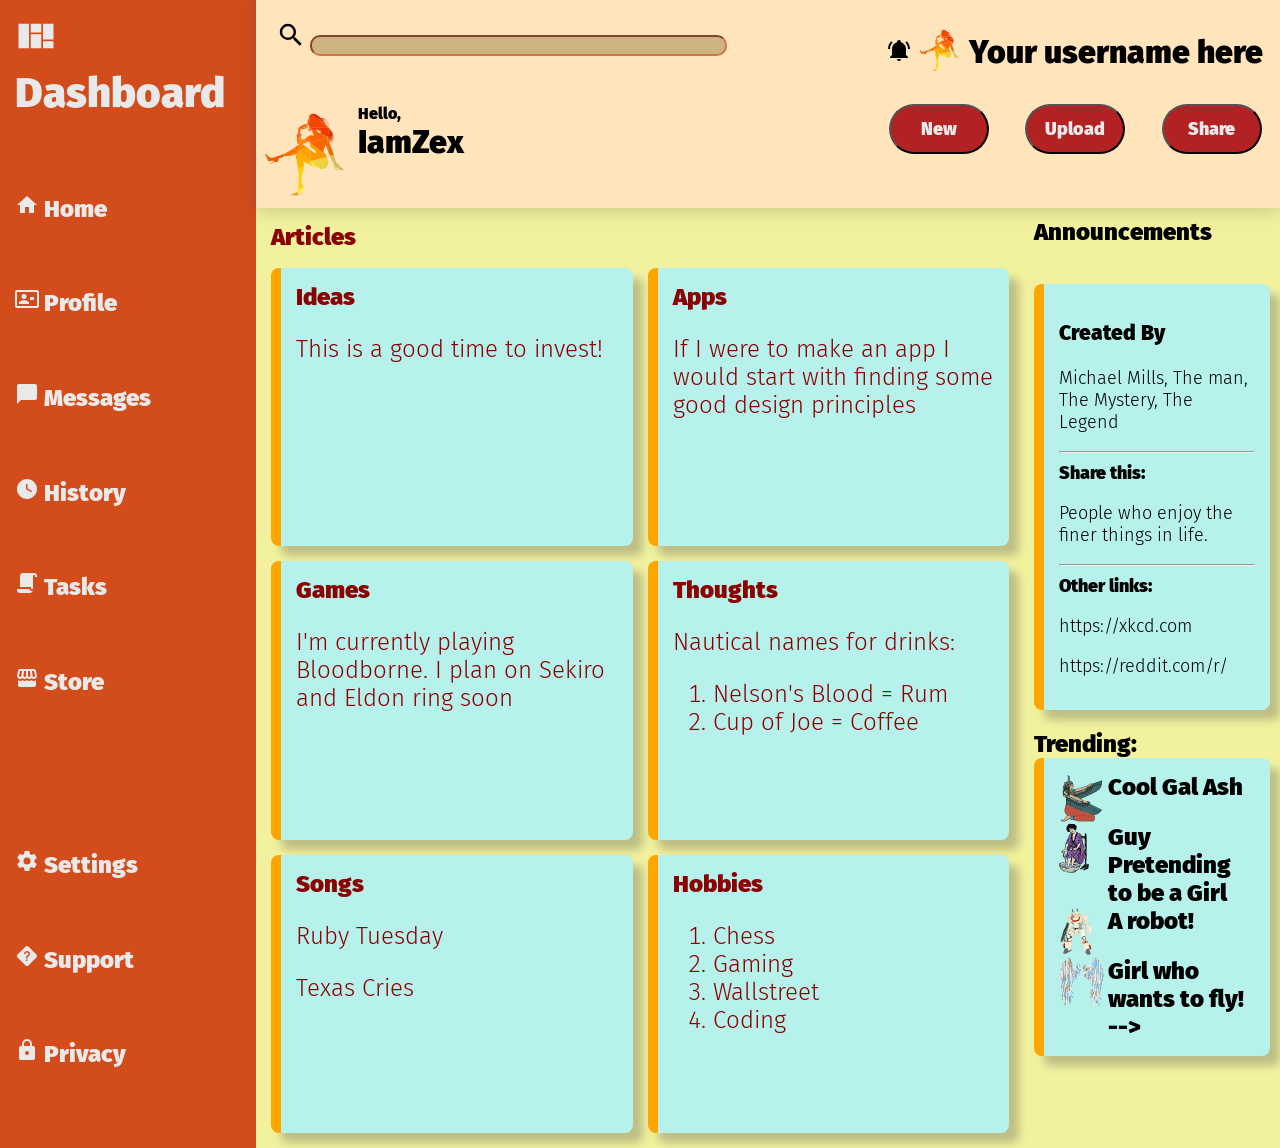
<file: index.html>
<!DOCTYPE html>
<html lang="en">
<head>
    <meta charset="UTF-8">
    <meta http-equiv="X-UA-Compatible" content="IE=edge">
    <meta name="viewport" content="width=device-width, initial-scale=1.0">
    <title>Admin Dashboard</title>
    <link rel="stylesheet" href="style.css">
</head>
<body>
    <div class="sidebar">
        <div class="sideRow1"><div>
            <svg style="width:42px;height:42px" viewBox="0 0 24 24">
            <path fill="currentColor" d="M2,5V19H8V5H2M9,5V10H15V5H9M16,5V14H22V5H16M9,11V19H15V11H9M16,15V19H22V15H16Z"/>
        </svg>
        Dashboard
        </div>
        </div>
        <div class="sideRow2">
            <div> 
                <svg fill="currentColor" width="24" height="24" viewBox="0 0 24 24"><path d="M10,20V14H14V20H19V12H22L12,3L2,12H5V20H10Z" /></svg>
                Home</div>
            <div> 
                <svg fill="currentColor" width="24" height="24" viewBox="0 0 24 24"><path d="M22 3H2A2.07 2.07 0 0 0 0 5V19A2.07 2.07 0 0 0 2 21H22A2.07 2.07 0 0 0 24 19V5A2.07 2.07 0 0 0 22 3M22 19H2V5H22M14 17V15.75C14 14.09 10.66 13.25 9 13.25S4 14.09 4 15.75V17H14M9 7A2.5 2.5 0 1 0 11.5 9.5A2.5 2.5 0 0 0 9 7M15 10V13H19V10H15" /></svg>
                Profile</div>
            <div> 
                <svg fill="currentColor" width="24" height="24" viewBox="0 0 24 24"><path d="M20,2H4A2,2 0 0,0 2,4V22L6,18H20A2,2 0 0,0 22,16V4C22,2.89 21.1,2 20,2Z" /></svg>
                Messages
            </div>
            <div> <svg fill= "currentColor" width="24" height="24" viewBox="0 0 24 24"><path d="M12 2C6.5 2 2 6.5 2 12C2 17.5 6.5 22 12 22C17.5 22 22 17.5 22 12S17.5 2 12 2M16.3 15.2L11 12.3V7H12.5V11.4L17 13.9L16.3 15.2Z" /></svg>
                History</div>
            <div> 
                <svg fill="currentColor" width="24" height="24" viewBox="0 0 24 24"><path d="M17.8,20C17.4,21.2 16.3,22 15,22H5C3.3,22 2,20.7 2,19V18H5L14.2,18C14.6,19.2 15.7,20 17,20H17.8M19,2H8C6.3,2 5,3.3 5,5V16H16V17C16,17.6 16.4,18 17,18H18V5C18,4.4 18.4,4 19,4C19.6,4 20,4.4 20,5V6H22V5C22,3.3 20.7,2 19,2Z" /></svg>
                Tasks</div>
            <div> 
                <svg fill="currentColor" width="24" height="24" viewBox="0 0 24 24"><path d="M5.06 3C4.63 3 4.22 3.14 3.84 3.42C3.46 3.7 3.24 4.06 3.14 4.5L2.11 8.91C1.86 10 2.06 10.92 2.69 11.73C2.81 11.85 2.93 11.97 3.04 12.07C3.63 12.64 4.28 13 5.22 13C6.16 13 6.91 12.59 7.47 12.05C8.1 12.67 8.86 13 9.8 13C10.64 13 11.44 12.63 12 12.07C12.68 12.7 13.45 13 14.3 13C15.17 13 15.91 12.67 16.54 12.05C17.11 12.62 17.86 13 18.81 13C19.76 13 20.43 12.65 21 12.06C21.09 11.97 21.18 11.87 21.28 11.77C21.94 10.95 22.14 10 21.89 8.91L20.86 4.5C20.73 4.06 20.5 3.7 20.13 3.42C19.77 3.14 19.38 3 18.94 3M18.89 4.97L19.97 9.38C20.06 9.81 19.97 10.2 19.69 10.55C19.44 10.86 19.13 11 18.75 11C18.44 11 18.17 10.9 17.95 10.66C17.73 10.43 17.61 10.16 17.58 9.84L16.97 5M5.06 5H7.03L6.42 9.84C6.3 10.63 5.91 11 5.25 11C4.84 11 4.53 10.86 4.31 10.55C4.03 10.2 3.94 9.81 4.03 9.38M9.05 5H11V9.7C11 10.05 10.89 10.35 10.64 10.62C10.39 10.88 10.08 11 9.7 11C9.36 11 9.07 10.88 8.84 10.59C8.61 10.3 8.5 10 8.5 9.66V9.5M13 5H14.95L15.5 9.5C15.58 9.92 15.5 10.27 15.21 10.57C14.95 10.87 14.61 11 14.2 11C13.89 11 13.61 10.88 13.36 10.62C13.11 10.35 13 10.05 13 9.7M3 14.03V19C3 20.11 3.89 21 5 21C9.67 21 14.33 21 19 21C20.1 21 21 20.11 21 19V14.05C20.45 14.63 19.75 14.96 19 15C18 15.03 17.25 14.74 16.54 14.05C15.94 14.65 15.14 15 14.3 15C13.4 15 12.6 14.64 12 14.07C11.43 14.64 10.65 15 9.78 15C8.87 15 8.07 14.65 7.47 14.05C6.89 14.64 6.1 15 5.23 15C4.33 15 3.66 14.65 3 14.03Z" /></svg>
                 Store</div>
            <div><p></p></div>
            <div>
                <svg fill="currentColor" version="1.1" width="24" height="24" viewBox="0 0 24 24"><path d="M12,15.5A3.5,3.5 0 0,1 8.5,12A3.5,3.5 0 0,1 12,8.5A3.5,3.5 0 0,1 15.5,12A3.5,3.5 0 0,1 12,15.5M19.43,12.97C19.47,12.65 19.5,12.33 19.5,12C19.5,11.67 19.47,11.34 19.43,11L21.54,9.37C21.73,9.22 21.78,8.95 21.66,8.73L19.66,5.27C19.54,5.05 19.27,4.96 19.05,5.05L16.56,6.05C16.04,5.66 15.5,5.32 14.87,5.07L14.5,2.42C14.46,2.18 14.25,2 14,2H10C9.75,2 9.54,2.18 9.5,2.42L9.13,5.07C8.5,5.32 7.96,5.66 7.44,6.05L4.95,5.05C4.73,4.96 4.46,5.05 4.34,5.27L2.34,8.73C2.21,8.95 2.27,9.22 2.46,9.37L4.57,11C4.53,11.34 4.5,11.67 4.5,12C4.5,12.33 4.53,12.65 4.57,12.97L2.46,14.63C2.27,14.78 2.21,15.05 2.34,15.27L4.34,18.73C4.46,18.95 4.73,19.03 4.95,18.95L7.44,17.94C7.96,18.34 8.5,18.68 9.13,18.93L9.5,21.58C9.54,21.82 9.75,22 10,22H14C14.25,22 14.46,21.82 14.5,21.58L14.87,18.93C15.5,18.67 16.04,18.34 16.56,17.94L19.05,18.95C19.27,19.03 19.54,18.95 19.66,18.73L21.66,15.27C21.78,15.05 21.73,14.78 21.54,14.63L19.43,12.97Z" /></svg>
                Settings
            </div>
            <div>
                <svg fill="currentColor" width="24" height="24" viewBox="0 0 24 24"><path d="M12 2C11.5 2 11 2.19 10.59 2.59L2.59 10.59C1.8 11.37 1.8 12.63 2.59 13.41L10.59 21.41C11.37 22.2 12.63 22.2 13.41 21.41L21.41 13.41C22.2 12.63 22.2 11.37 21.41 10.59L13.41 2.59C13 2.19 12.5 2 12 2M12 6.95C14.7 7.06 15.87 9.78 14.28 11.81C13.86 12.31 13.19 12.64 12.85 13.07C12.5 13.5 12.5 14 12.5 14.5H11C11 13.65 11 12.94 11.35 12.44C11.68 11.94 12.35 11.64 12.77 11.31C14 10.18 13.68 8.59 12 8.46C11.18 8.46 10.5 9.13 10.5 9.97H9C9 8.3 10.35 6.95 12 6.95M11 15.5H12.5V17H11V15.5Z" /></svg>
                Support</div>
            <div>
                <svg fill="currentColor" width="24" height="24" viewBox="0 0 24 24"><path d="M12,17A2,2 0 0,0 14,15C14,13.89 13.1,13 12,13A2,2 0 0,0 10,15A2,2 0 0,0 12,17M18,8A2,2 0 0,1 20,10V20A2,2 0 0,1 18,22H6A2,2 0 0,1 4,20V10C4,8.89 4.9,8 6,8H7V6A5,5 0 0,1 12,1A5,5 0 0,1 17,6V8H18M12,3A3,3 0 0,0 9,6V8H15V6A3,3 0 0,0 12,3Z" /></svg>
                Privacy</div>
        </div>
        
    </div>
    <div class="mainContent">
        <div class="header">
                <div class="magnifyingGlass"></div>
                <div class="searchbar">
                    <svg style="width:30px;height:30px" viewBox="0 0 24 24">
                    <path fill="currentColor" d="M9.5,3A6.5,6.5 0 0,1 16,9.5C16,11.11 15.41,12.59 14.44,13.73L14.71,14H15.5L20.5,19L19,20.5L14,15.5V14.71L13.73,14.44C12.59,15.41 11.11,16 9.5,16A6.5,6.5 0 0,1 3,9.5A6.5,6.5 0 0,1 9.5,3M9.5,5C7,5 5,7 5,9.5C5,12 7,14 9.5,14C12,14 14,12 14,9.5C14,7 12,5 9.5,5Z" />
                    </svg>
                 <input id="search" type="search" text="Search Here" size ="50"> </div>
                <div class="Greeting">
                    <div class="logo"><img src="svgs/sitting-woman-silhouette-low-poly.svg" alt="userProfilePic" height="100px"></div>
                    <div class="usergreeting">    
                        <div class="hello">Hello,</div>
                        <div class="user">IamZex</div>
                    </div>
                </div>
            <div class="userinfo">
                <div class="alert">
                    <svg style="width:24px;height:24px" viewBox="0 0 24 24">
                        <path fill="currentColor" d="M21,19V20H3V19L5,17V11C5,7.9 7.03,5.17 10,4.29C10,4.19 10,4.1 10,4A2,2 0 0,1 12,2A2,2 0 0,1 14,4C14,4.1 14,4.19 14,4.29C16.97,5.17 19,7.9 19,11V17L21,19M14,21A2,2 0 0,1 12,23A2,2 0 0,1 10,21M19.75,3.19L18.33,4.61C20.04,6.3 21,8.6 21,11H23C23,8.07 21.84,5.25 19.75,3.19M1,11H3C3,8.6 3.96,6.3 5.67,4.61L4.25,3.19C2.16,5.25 1,8.07 1,11Z" />
                    </svg>
                </div>
                <div class="smallLogo">
                    <img src="svgs/sitting-woman-silhouette-low-poly.svg" alt="userProfilePic" height="50px">
                </div>
                <div class="user">Your username here</div>
                </div>
                <div class="buttons">
                    <div class="button1"> <button class="button"> New</button></div>
                    <div class="button2"> <button class="button">Upload</button></div>
                    <div class="button3"> <button class="button">Share</button></div>
                </div>
        </div>
        <div class="content">
            <div class="articles">
               <div class="articleTitle"> Articles</div>
                <div class="article" id="article1">Ideas
                    <p>This is a good time to invest!</p>
                </div>
                <div class="article" id="article2">Apps
                    <p>If I were to make an app I would start with finding some good design principles</p>
                </div>
                <div class="article" id="article3">Games
                    <p>I'm currently playing Bloodborne. I plan on Sekiro and Eldon ring soon</p>
                </div>
                <div class="article" id="article4">Thoughts 
                    <p>Nautical names for drinks: <ol>
                        <li>Nelson's Blood = Rum</li>
                        <li>Cup of Joe = Coffee</li>
                    </ol></p></div>
                <div class="article" id="article5">Songs <p>Ruby Tuesday</p>
                <p>Texas Cries</p> </div>
                <div class="article" id="article6">Hobbies <ol><li>Chess</li>
                <li>Gaming</li>
                <li>Wallstreet</li>
                <li>Coding</li></ol></div>
            </div>
            <div class="miniSidebar">  
                <div class="anouncementTitle">Announcements</div>
                <div class="article" id="Anouncements">
                    <div class="announcement">
                        <h3>Created By</h3>
                        <p>Michael Mills, The man, The Mystery, The Legend</p>
                        <hr>
                        Share this:
                        <p>People who enjoy the finer things in life.</p>
                        <hr>
                        Other links:
                        <p>https://xkcd.com</p>
                        <p>https://reddit.com/r/</p>
                    </div>
                </div>
                <div class="trends" height=" 1vw">Trending:
                    <div class="article">
                        <div class="people"id="person1">
                            <img src="./svgs/Selanit-Maat.svg" alt="Salanit" height="50px" border-radius="25px">
                            Cool Gal Ash 
                        </div>
                        <div class="people"id="person2">
                            <img src="svgs/footbath-colour.svg" alt="japanese style" height="50px" border-radius="25px">
                            Guy Pretending to be a Girl
                        </div>
                        <div class="people"id="person3">
                            <img src="svgs/Robotech-VF1.svg" alt="Robot" height="50px" border-radius="25px">
                            A robot!
                        </div>
                        <div class="people">
                            <img src="svgs/chromewings.svg" alt="wings" height="50px" border-radius="25px">Girl who wants to fly! -->
                        </div>
                    </div>
                </div>
            </div>
        </div>
    </div>
</body>
</html>
</file>
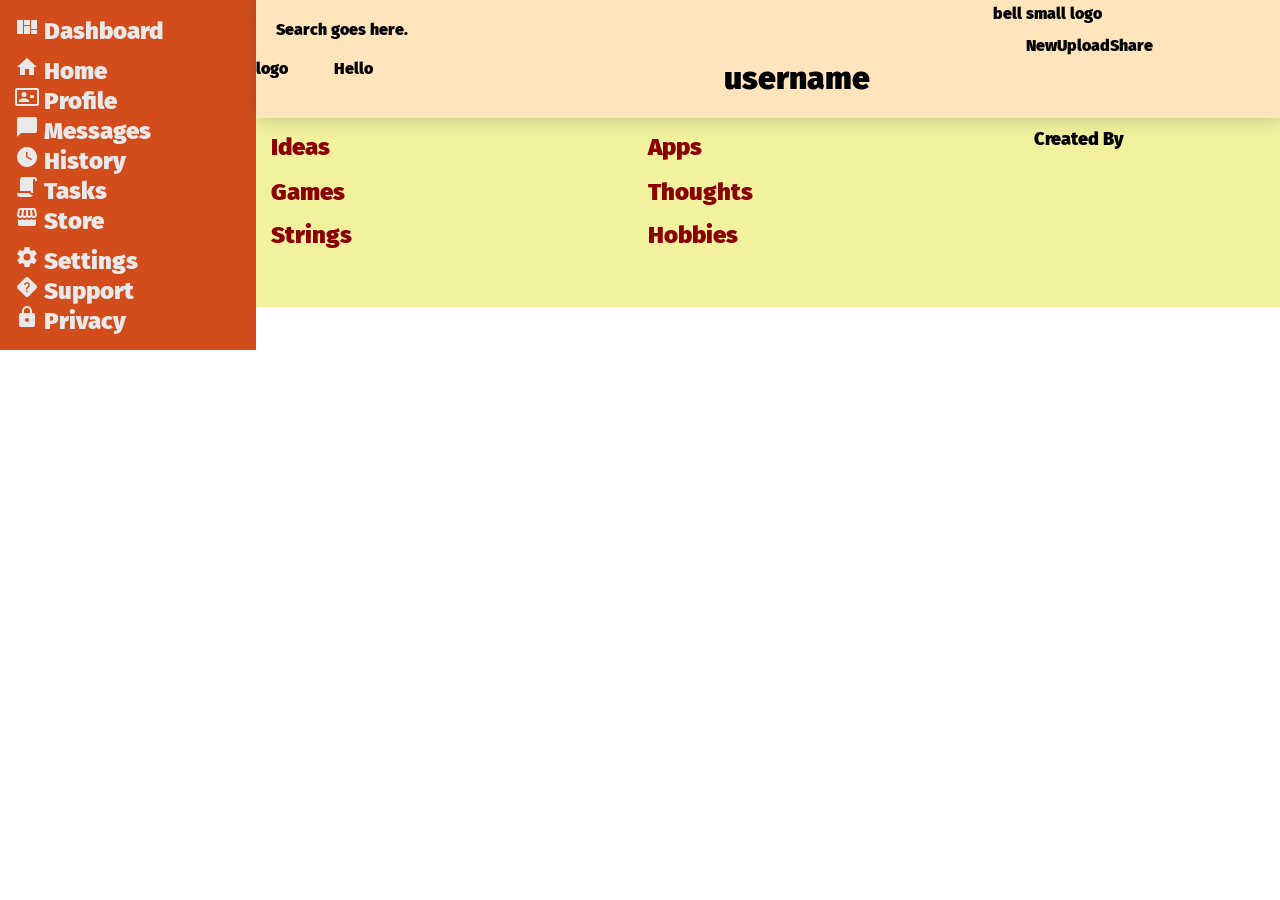
<file: oldhtml.html>
<!DOCTYPE html>
<html lang="en">
<head>
    <meta charset="UTF-8">
    <meta http-equiv="X-UA-Compatible" content="IE=edge">
    <meta name="viewport" content="width=device-width, initial-scale=1.0">
    <title>Admin Dashboard</title>
    <link rel="stylesheet" href="style.css">
</head>
<body>
    <div class="sidebar">
        <div class="siderow1">
            <svg style="width:24px;height:24px" viewBox="0 0 24 24">
            <path fill="currentColor" d="M2,5V19H8V5H2M9,5V10H15V5H9M16,5V14H22V5H16M9,11V19H15V11H9M16,15V19H22V15H16Z" />
        </svg>
        Dashboard</div>
        <div class="siderow2">
            <div> 
                <svg fill="currentColor" xmlns="http://www.w3.org/2000/svg" xmlns:xlink="http://www.w3.org/1999/xlink" version="1.1" width="24" height="24" viewBox="0 0 24 24"><path d="M10,20V14H14V20H19V12H22L12,3L2,12H5V20H10Z" /></svg>
                Home</div>
            <div> 
                <svg fill="currentColor" xmlns="http://www.w3.org/2000/svg" xmlns:xlink="http://www.w3.org/1999/xlink" version="1.1" width="24" height="24" viewBox="0 0 24 24"><path d="M22 3H2A2.07 2.07 0 0 0 0 5V19A2.07 2.07 0 0 0 2 21H22A2.07 2.07 0 0 0 24 19V5A2.07 2.07 0 0 0 22 3M22 19H2V5H22M14 17V15.75C14 14.09 10.66 13.25 9 13.25S4 14.09 4 15.75V17H14M9 7A2.5 2.5 0 1 0 11.5 9.5A2.5 2.5 0 0 0 9 7M15 10V13H19V10H15" /></svg>
                Profile</div>
            <div> 
                <svg fill="currentColor" xmlns="http://www.w3.org/2000/svg" xmlns:xlink="http://www.w3.org/1999/xlink" version="1.1" width="24" height="24" viewBox="0 0 24 24"><path d="M20,2H4A2,2 0 0,0 2,4V22L6,18H20A2,2 0 0,0 22,16V4C22,2.89 21.1,2 20,2Z" /></svg>
                Messages
            </div>
            <div> <svg fill= "currentColor" xmlns="http://www.w3.org/2000/svg"  width="24" height="24" viewBox="0 0 24 24"><path d="M12 2C6.5 2 2 6.5 2 12C2 17.5 6.5 22 12 22C17.5 22 22 17.5 22 12S17.5 2 12 2M16.3 15.2L11 12.3V7H12.5V11.4L17 13.9L16.3 15.2Z" /></svg>
                History</div>
            <div> 
                <svg fill="currentColor" xmlns="http://www.w3.org/2000/svg" xmlns:xlink="http://www.w3.org/1999/xlink" version="1.1" width="24" height="24" viewBox="0 0 24 24"><path d="M17.8,20C17.4,21.2 16.3,22 15,22H5C3.3,22 2,20.7 2,19V18H5L14.2,18C14.6,19.2 15.7,20 17,20H17.8M19,2H8C6.3,2 5,3.3 5,5V16H16V17C16,17.6 16.4,18 17,18H18V5C18,4.4 18.4,4 19,4C19.6,4 20,4.4 20,5V6H22V5C22,3.3 20.7,2 19,2Z" /></svg>
                Tasks</div>
            <div> 
                <svg fill="currentColor" xmlns="http://www.w3.org/2000/svg" xmlns:xlink="http://www.w3.org/1999/xlink" version="1.1" width="24" height="24" viewBox="0 0 24 24"><path d="M5.06 3C4.63 3 4.22 3.14 3.84 3.42C3.46 3.7 3.24 4.06 3.14 4.5L2.11 8.91C1.86 10 2.06 10.92 2.69 11.73C2.81 11.85 2.93 11.97 3.04 12.07C3.63 12.64 4.28 13 5.22 13C6.16 13 6.91 12.59 7.47 12.05C8.1 12.67 8.86 13 9.8 13C10.64 13 11.44 12.63 12 12.07C12.68 12.7 13.45 13 14.3 13C15.17 13 15.91 12.67 16.54 12.05C17.11 12.62 17.86 13 18.81 13C19.76 13 20.43 12.65 21 12.06C21.09 11.97 21.18 11.87 21.28 11.77C21.94 10.95 22.14 10 21.89 8.91L20.86 4.5C20.73 4.06 20.5 3.7 20.13 3.42C19.77 3.14 19.38 3 18.94 3M18.89 4.97L19.97 9.38C20.06 9.81 19.97 10.2 19.69 10.55C19.44 10.86 19.13 11 18.75 11C18.44 11 18.17 10.9 17.95 10.66C17.73 10.43 17.61 10.16 17.58 9.84L16.97 5M5.06 5H7.03L6.42 9.84C6.3 10.63 5.91 11 5.25 11C4.84 11 4.53 10.86 4.31 10.55C4.03 10.2 3.94 9.81 4.03 9.38M9.05 5H11V9.7C11 10.05 10.89 10.35 10.64 10.62C10.39 10.88 10.08 11 9.7 11C9.36 11 9.07 10.88 8.84 10.59C8.61 10.3 8.5 10 8.5 9.66V9.5M13 5H14.95L15.5 9.5C15.58 9.92 15.5 10.27 15.21 10.57C14.95 10.87 14.61 11 14.2 11C13.89 11 13.61 10.88 13.36 10.62C13.11 10.35 13 10.05 13 9.7M3 14.03V19C3 20.11 3.89 21 5 21C9.67 21 14.33 21 19 21C20.1 21 21 20.11 21 19V14.05C20.45 14.63 19.75 14.96 19 15C18 15.03 17.25 14.74 16.54 14.05C15.94 14.65 15.14 15 14.3 15C13.4 15 12.6 14.64 12 14.07C11.43 14.64 10.65 15 9.78 15C8.87 15 8.07 14.65 7.47 14.05C6.89 14.64 6.1 15 5.23 15C4.33 15 3.66 14.65 3 14.03Z" /></svg>
                 Store</div>
        </div>
        <div class="siderow3">
            <div>
                <svg fill="currentColor" xmlns:xlink="http://www.w3.org/1999/xlink" version="1.1" width="24" height="24" viewBox="0 0 24 24"><path d="M12,15.5A3.5,3.5 0 0,1 8.5,12A3.5,3.5 0 0,1 12,8.5A3.5,3.5 0 0,1 15.5,12A3.5,3.5 0 0,1 12,15.5M19.43,12.97C19.47,12.65 19.5,12.33 19.5,12C19.5,11.67 19.47,11.34 19.43,11L21.54,9.37C21.73,9.22 21.78,8.95 21.66,8.73L19.66,5.27C19.54,5.05 19.27,4.96 19.05,5.05L16.56,6.05C16.04,5.66 15.5,5.32 14.87,5.07L14.5,2.42C14.46,2.18 14.25,2 14,2H10C9.75,2 9.54,2.18 9.5,2.42L9.13,5.07C8.5,5.32 7.96,5.66 7.44,6.05L4.95,5.05C4.73,4.96 4.46,5.05 4.34,5.27L2.34,8.73C2.21,8.95 2.27,9.22 2.46,9.37L4.57,11C4.53,11.34 4.5,11.67 4.5,12C4.5,12.33 4.53,12.65 4.57,12.97L2.46,14.63C2.27,14.78 2.21,15.05 2.34,15.27L4.34,18.73C4.46,18.95 4.73,19.03 4.95,18.95L7.44,17.94C7.96,18.34 8.5,18.68 9.13,18.93L9.5,21.58C9.54,21.82 9.75,22 10,22H14C14.25,22 14.46,21.82 14.5,21.58L14.87,18.93C15.5,18.67 16.04,18.34 16.56,17.94L19.05,18.95C19.27,19.03 19.54,18.95 19.66,18.73L21.66,15.27C21.78,15.05 21.73,14.78 21.54,14.63L19.43,12.97Z" /></svg>
                Settings
            </div>
            <div>
                <svg fill="currentColor" xmlns="http://www.w3.org/2000/svg" xmlns:xlink="http://www.w3.org/1999/xlink" version="1.1" width="24" height="24" viewBox="0 0 24 24"><path d="M12 2C11.5 2 11 2.19 10.59 2.59L2.59 10.59C1.8 11.37 1.8 12.63 2.59 13.41L10.59 21.41C11.37 22.2 12.63 22.2 13.41 21.41L21.41 13.41C22.2 12.63 22.2 11.37 21.41 10.59L13.41 2.59C13 2.19 12.5 2 12 2M12 6.95C14.7 7.06 15.87 9.78 14.28 11.81C13.86 12.31 13.19 12.64 12.85 13.07C12.5 13.5 12.5 14 12.5 14.5H11C11 13.65 11 12.94 11.35 12.44C11.68 11.94 12.35 11.64 12.77 11.31C14 10.18 13.68 8.59 12 8.46C11.18 8.46 10.5 9.13 10.5 9.97H9C9 8.3 10.35 6.95 12 6.95M11 15.5H12.5V17H11V15.5Z" /></svg>
                Support</div>
            <div>
                <svg fill="currentColor" xmlns:xlink="http://www.w3.org/1999/xlink" version="1.1" width="24" height="24" viewBox="0 0 24 24"><path d="M12,17A2,2 0 0,0 14,15C14,13.89 13.1,13 12,13A2,2 0 0,0 10,15A2,2 0 0,0 12,17M18,8A2,2 0 0,1 20,10V20A2,2 0 0,1 18,22H6A2,2 0 0,1 4,20V10C4,8.89 4.9,8 6,8H7V6A5,5 0 0,1 12,1A5,5 0 0,1 17,6V8H18M12,3A3,3 0 0,0 9,6V8H15V6A3,3 0 0,0 12,3Z" /></svg>
                Privacy</div>
        </div>

    </div>
    <div class="mainContent">
        <div class="header">
            <div class="magnifyingGlass"></div>
            <div class="searchbar">Search goes here.</div>
            <div class="Greeting">
                <div class="logo">logo</div>
                <div class="hello">Hello</div>
                <div class="user">username</div>
            </div>
            <div class="userinfo">
                <div class="alert">bell</div>
                <div class="smallLogo">small logo</div>
                <div class="user"></div>
                <div class="buttons">
                    <div class="button1">New</div>
                    <div class="button2">Upload</div>
                    <div class="button3">Share</div>
                </div>
            </div>
        </div>
        <div class="content">
            <div class="articles">
                <div class="article1">Ideas</div>
                <div class="article2">Apps</div>
                <div class="article3">Games</div>
                <div class="article4">Thoughts</div>
                <div class="article5">Strings</div>
                <div class="article6">Hobbies</div>
            </div>
            <div class="miniSidebar">  
                <div class="Announcements">
                    <div class="announcement">Created By</div>
                    <div class="announcement"></div>
                    <div class="announcement"></div>
                </div>
                
                <div class="Social Media">
                    <div class="people"></div>
                    <div class="people"></div>
                    <div class="people"></div>
                </div>
            </div>
        </div>
    </div>
</body>
</html>
</file>
<file: style.css>
@font-face{
    font-family: fira-sans;
    src: url(./font/Fira_Sans/FiraSans-Black.ttf);
}
@font-face {
    font-family: fira-light;
    src:url(./font/Fira_Sans/FiraSans-Light.ttf);
}
body{ 
    display: grid;
    grid-template-columns: 20% 80%;
    font-family: fira-sans;
    margin:0;
    height:fit-content;
}
.sidebar{
    display:grid;
    gap:10px;
    grid-template-rows:auto 1fr;
    font-size: 24px;
    padding: 15px;
    background-color:rgb(211, 76, 27);
    color:rgb(233,233,233);
}
.sideRow1{
    font-size: 42px;
}
.sideRow2{
    display:flex;
    justify-content: space-evenly;
    flex-direction: column;
}

.header{
    background-color: rgb(255, 228, 188);
    display: grid;
    grid-template-columns: 3fr 2fr;
    grid-template-rows: 1fr 1fr;
    filter: drop-shadow(0px 0px 10px #33333f44);  
}
.searchbar{
    grid-area: 1/1/2/2;
    margin: 20px;
    align-items: center;
}
#search{
    background-color: rgb(206, 178, 127);
    border-radius: 10px;
    outline:none;
    border-color: rgb(212, 116, 78);
}
.Greeting{
    grid-area: 2/1/3/2;
    display:grid;
    grid-template-columns: 1fr 5fr;
}
.usergreeting{
    justify-content: center;
    align-items: center;
    grid-template-rows: 1fr 1fr;
}
.user{
    font-size: 32px;
}
.buttons{
    justify-content: space-around;
    display: grid;
    grid-template-columns: repeat(3 1fr);
}

.button{
    font-family: fira-sans;
    font-size: 18px;
    width:100px;
    height: 50px;
    background-color: firebrick;
    color:rgb(233, 233, 233);
    border-radius: 40px;
}
.button1{
    grid-column: 1;
}

.button2{
    grid-column: 2;
}

.button3{
    grid-column: 3;
}

.userinfo{
    justify-content:center ;
    align-items: center;
    grid-area:1/2/2/3;
    display:grid;
    gap: 4px;
    grid-template-columns: repeat(5 1fr);
}

.alert{
    grid-area: 1/1/2/2;
}

.smallLogo{
    grid-area: 1/2/2/3;
}

.user{
    grid-area: 1/3/2/4;
}

.buttons{
    grid-area: 2/2/3/3;;
}

.content{
    display: grid;
    grid-template-columns: 3fr 1fr;
    background-color: rgb(241, 241, 158);
}

.articles{
    font-size: 24px;
    gap:15px;
    margin:15px;
    display: grid;
    color:darkred;
    grid-template:  "a a" 30px 
                    "b c" 1fr
                    "d e" 1fr         
                    "f g" 1fr / 1fr 1fr 
}

.article{
    padding:15px;
    background-color: rgb(182, 241, 235);
    border-left: 10px solid orange;
    border-radius: 8px;
    filter: drop-shadow(10px 10px 4px #33333f44);
    
}
.articleTitle{
    grid-area: a;
}

.miniSidebar{
    
    padding:10px;
    font-size: 24px;
    grid-area: 1/2/1/3;
    display: grid;
    row-gap: 20px;
    grid-template-rows: 5% 1fr 1fr;
}
.announcement{
    font-size: 18px;
}
.people {
    display:grid;
    grid-template-columns: 1fr 3fr;
    
}
p , li{
   font-family: fira-light ;
}
</file>
